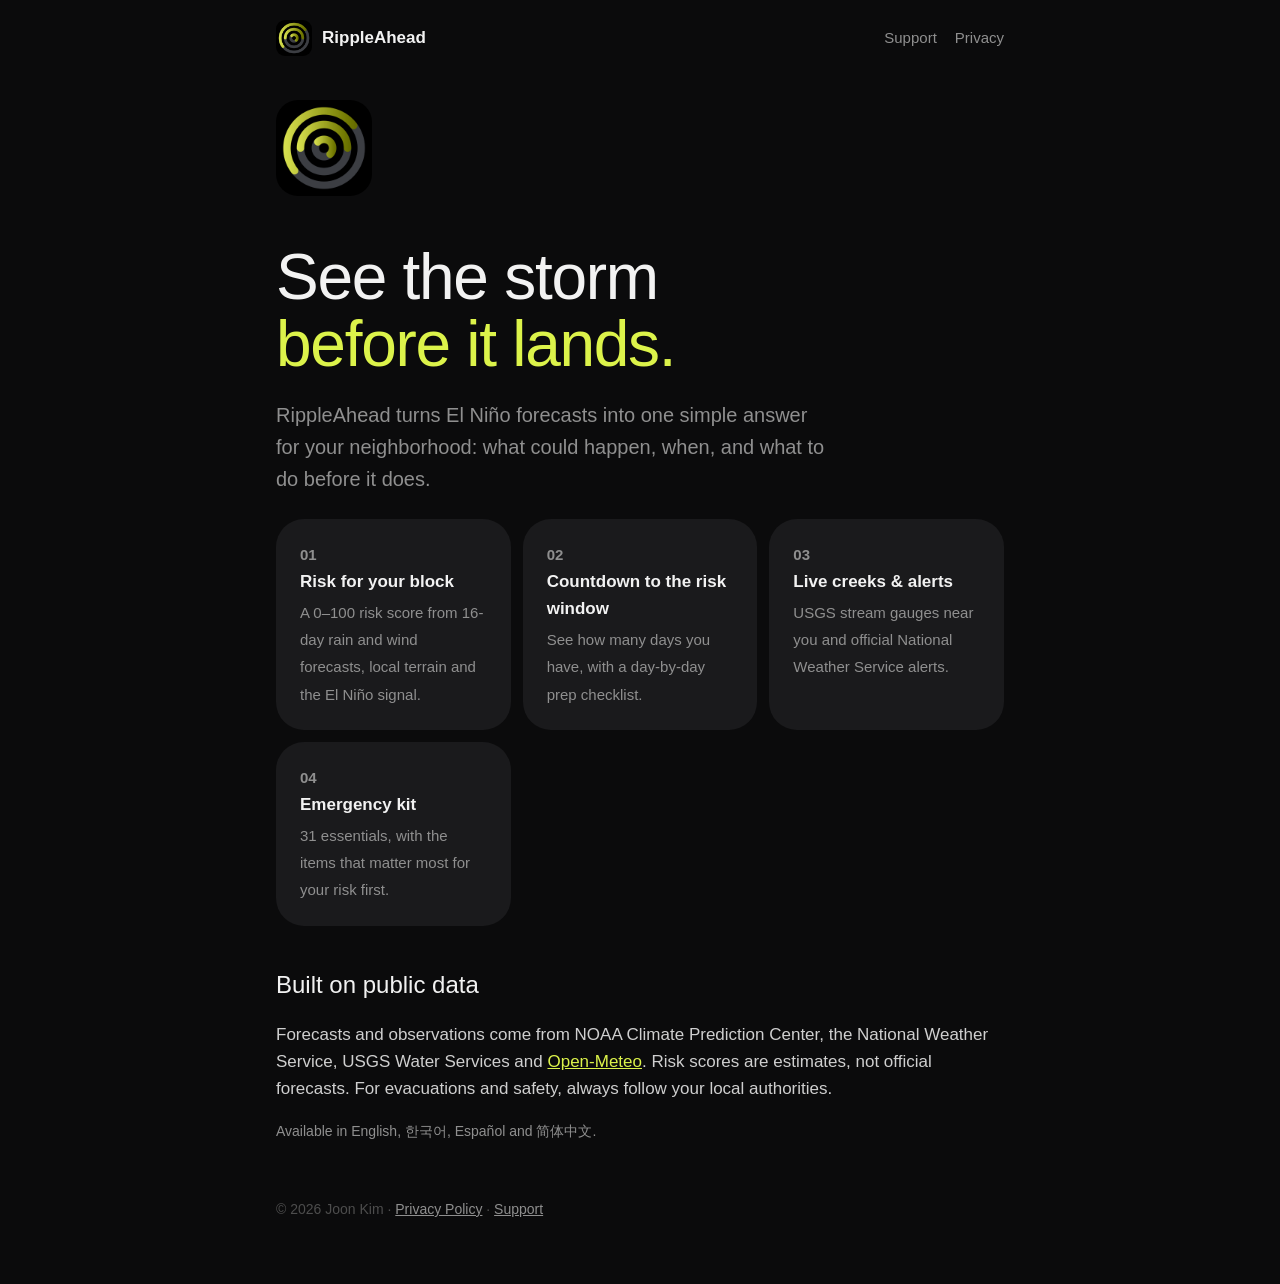
<file: index.html>
<!doctype html>
<html lang="en">
<head>
<meta charset="utf-8">
<meta name="viewport" content="width=device-width, initial-scale=1">
<title>RippleAhead — El Niño risk where you live</title>
<meta name="description" content="RippleAhead shows El Niño rain, flood and wind risk for your neighborhood, when it's coming, and how to get ready.">
<link rel="icon" href="icon.png">
<link rel="stylesheet" href="style.css">
</head>
<body>
<div class="wrap">
  <header class="top">
    <a class="brand" href="./"><img src="icon.png" alt="">RippleAhead</a>
    <nav><a href="support.html">Support</a><a href="privacy.html">Privacy</a></nav>
  </header>

  <img class="hero-icon" src="icon.png" alt="RippleAhead app icon">
  <h1>See the storm<br><em>before it lands.</em></h1>
  <p class="lead">RippleAhead turns El Niño forecasts into one simple answer for your neighborhood: what could happen, when, and what to do before it does.</p>

  <div class="grid">
    <div class="card"><span class="num">01</span><b>Risk for your block</b><span>A 0–100 risk score from 16-day rain and wind forecasts, local terrain and the El Niño signal.</span></div>
    <div class="card"><span class="num">02</span><b>Countdown to the risk window</b><span>See how many days you have, with a day-by-day prep checklist.</span></div>
    <div class="card"><span class="num">03</span><b>Live creeks &amp; alerts</b><span>USGS stream gauges near you and official National Weather Service alerts.</span></div>
    <div class="card"><span class="num">04</span><b>Emergency kit</b><span>31 essentials, with the items that matter most for your risk first.</span></div>
  </div>

  <h2>Built on public data</h2>
  <p>Forecasts and observations come from NOAA Climate Prediction Center, the National Weather Service, USGS Water Services and <a href="https://open-meteo.com/">Open-Meteo</a>. Risk scores are estimates, not official forecasts. For evacuations and safety, always follow your local authorities.</p>

  <p class="note">Available in English, 한국어, Español and 简体中文.</p>

  <footer>© 2026 Joon Kim · <a href="privacy.html">Privacy Policy</a> · <a href="support.html">Support</a></footer>
</div>
</body>
</html>
</file>
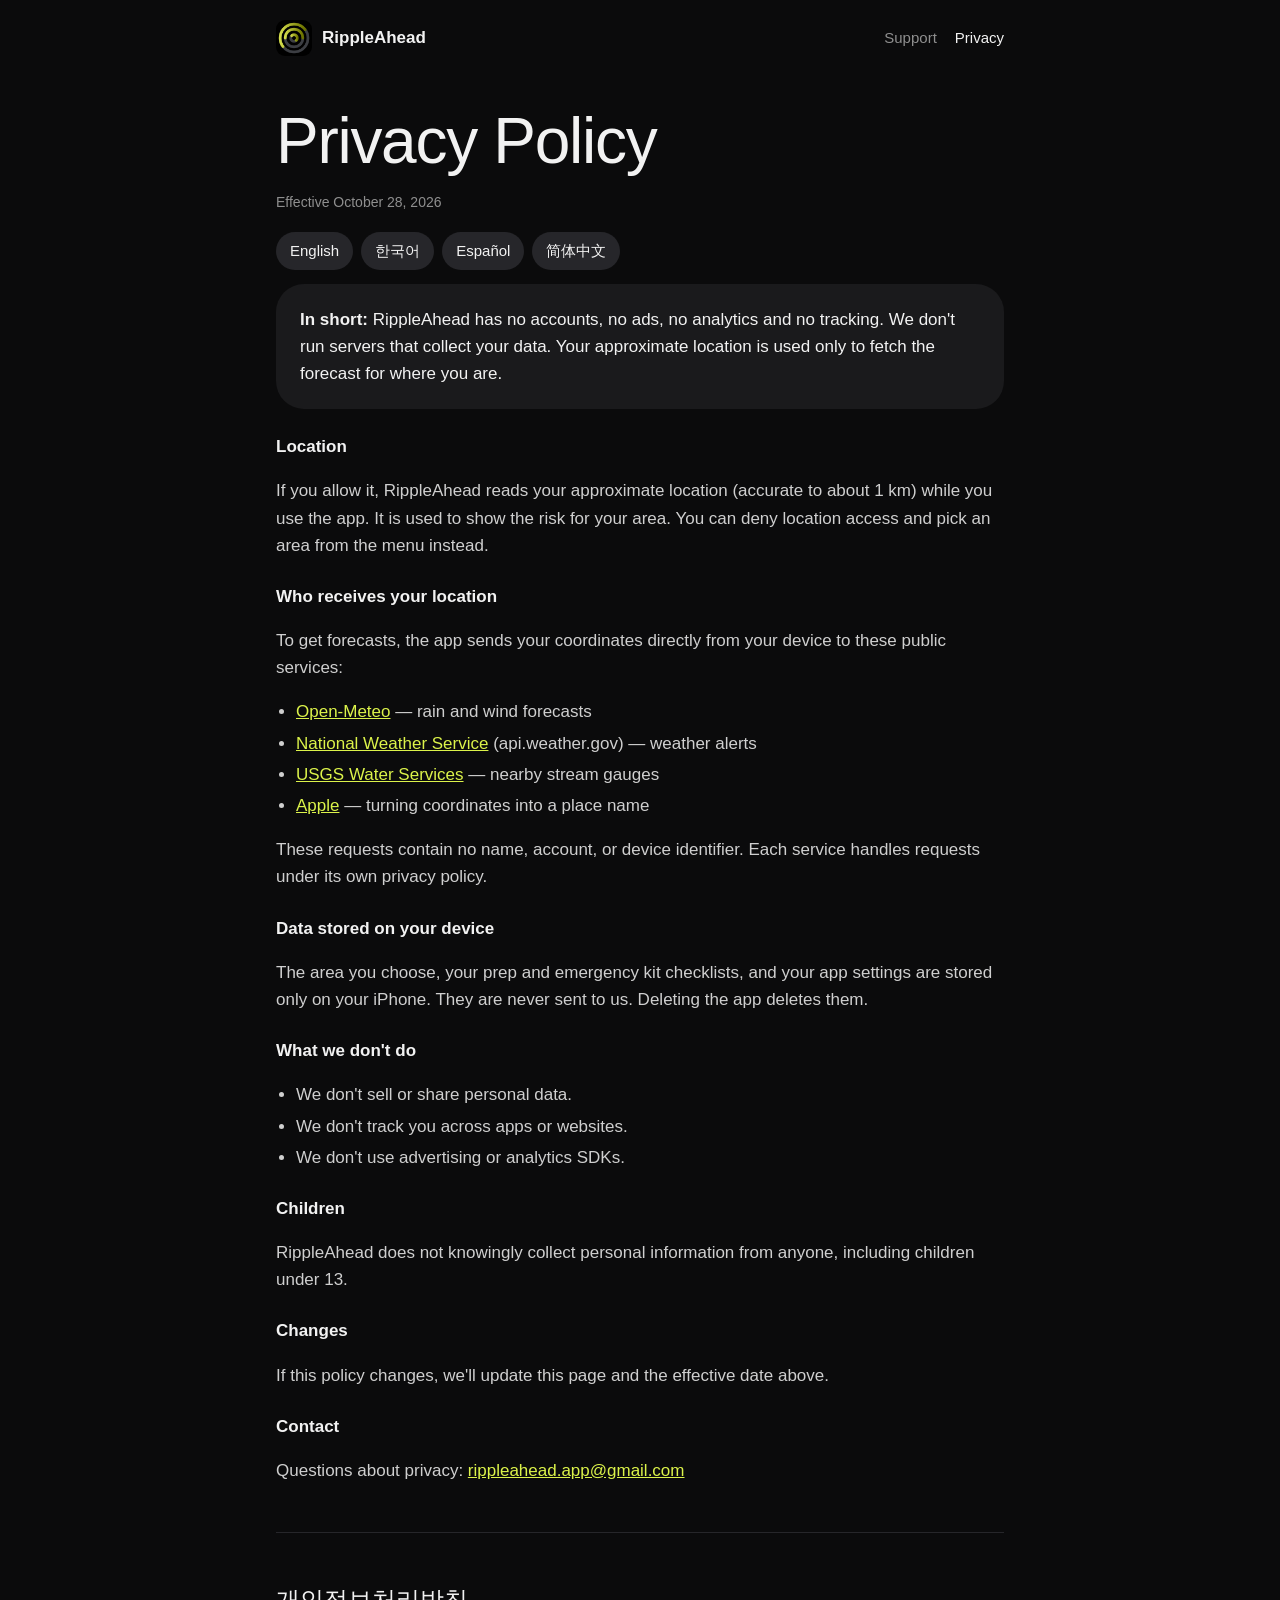
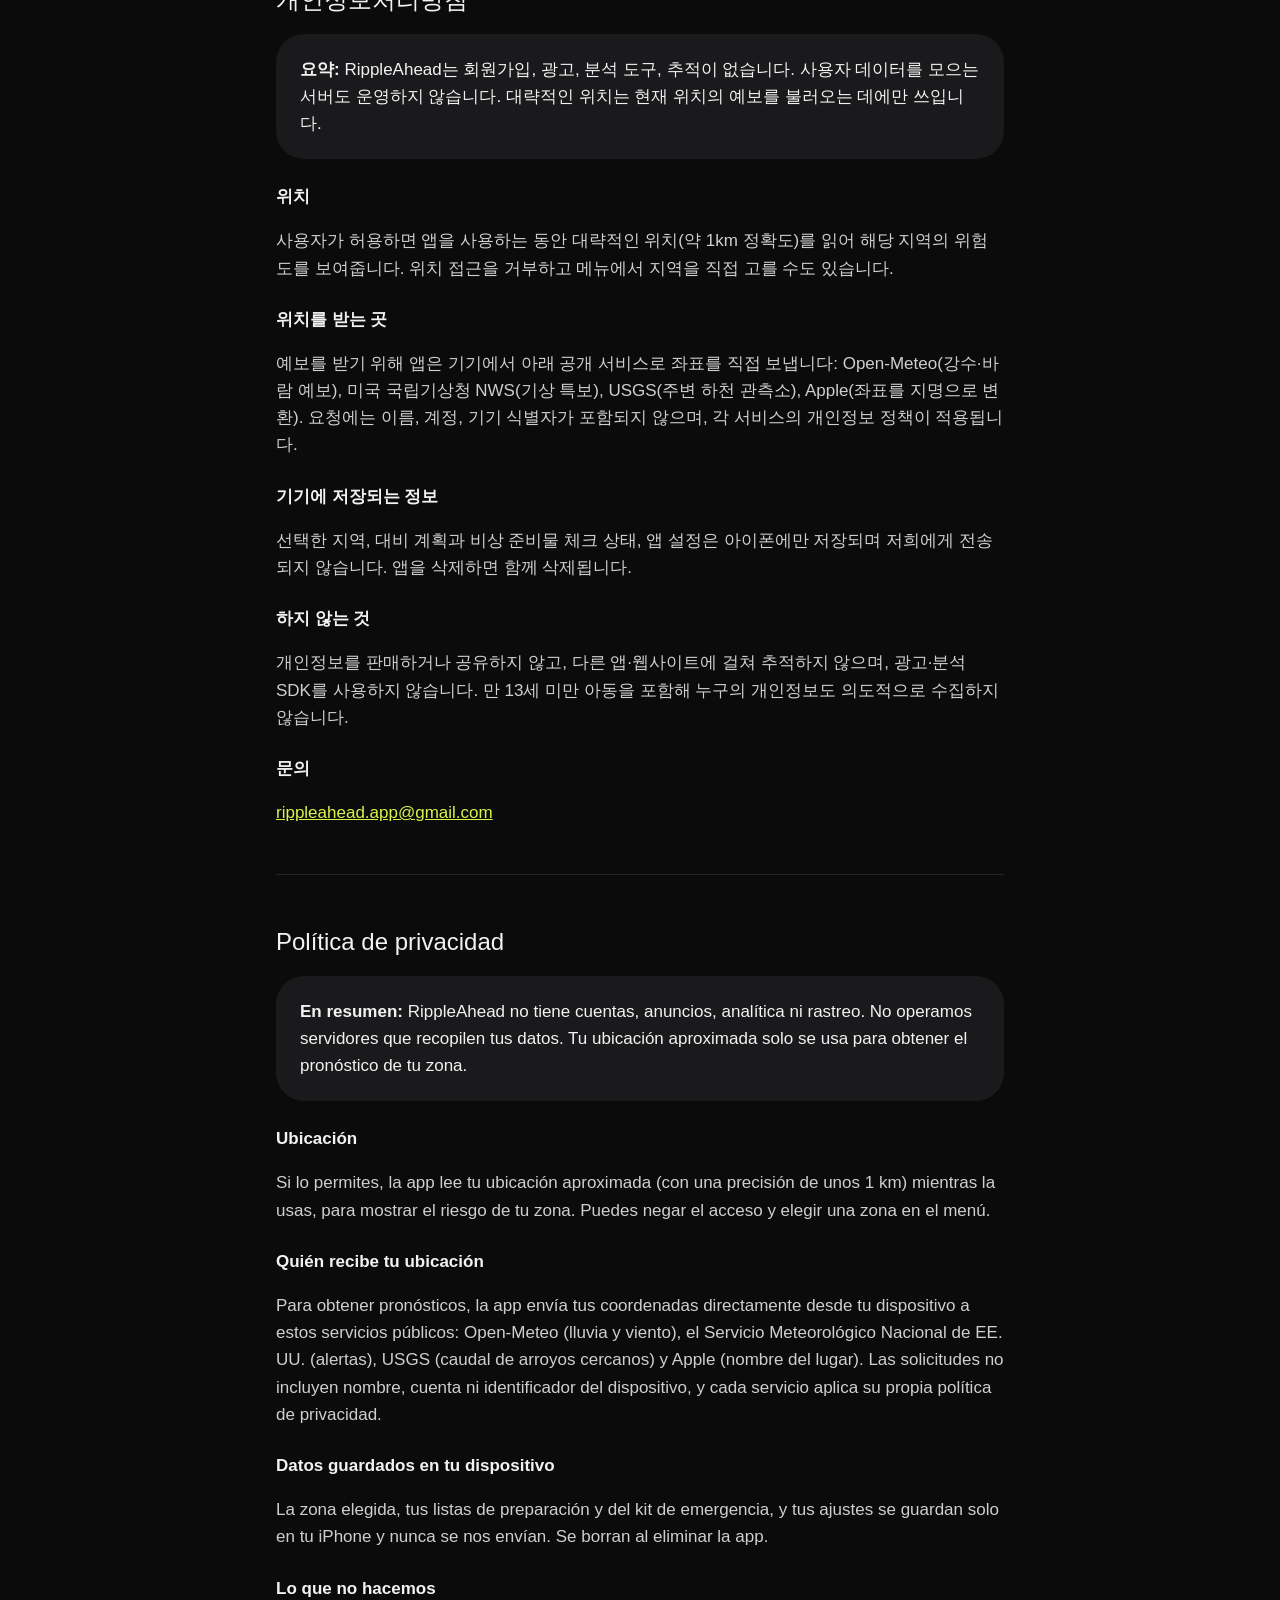
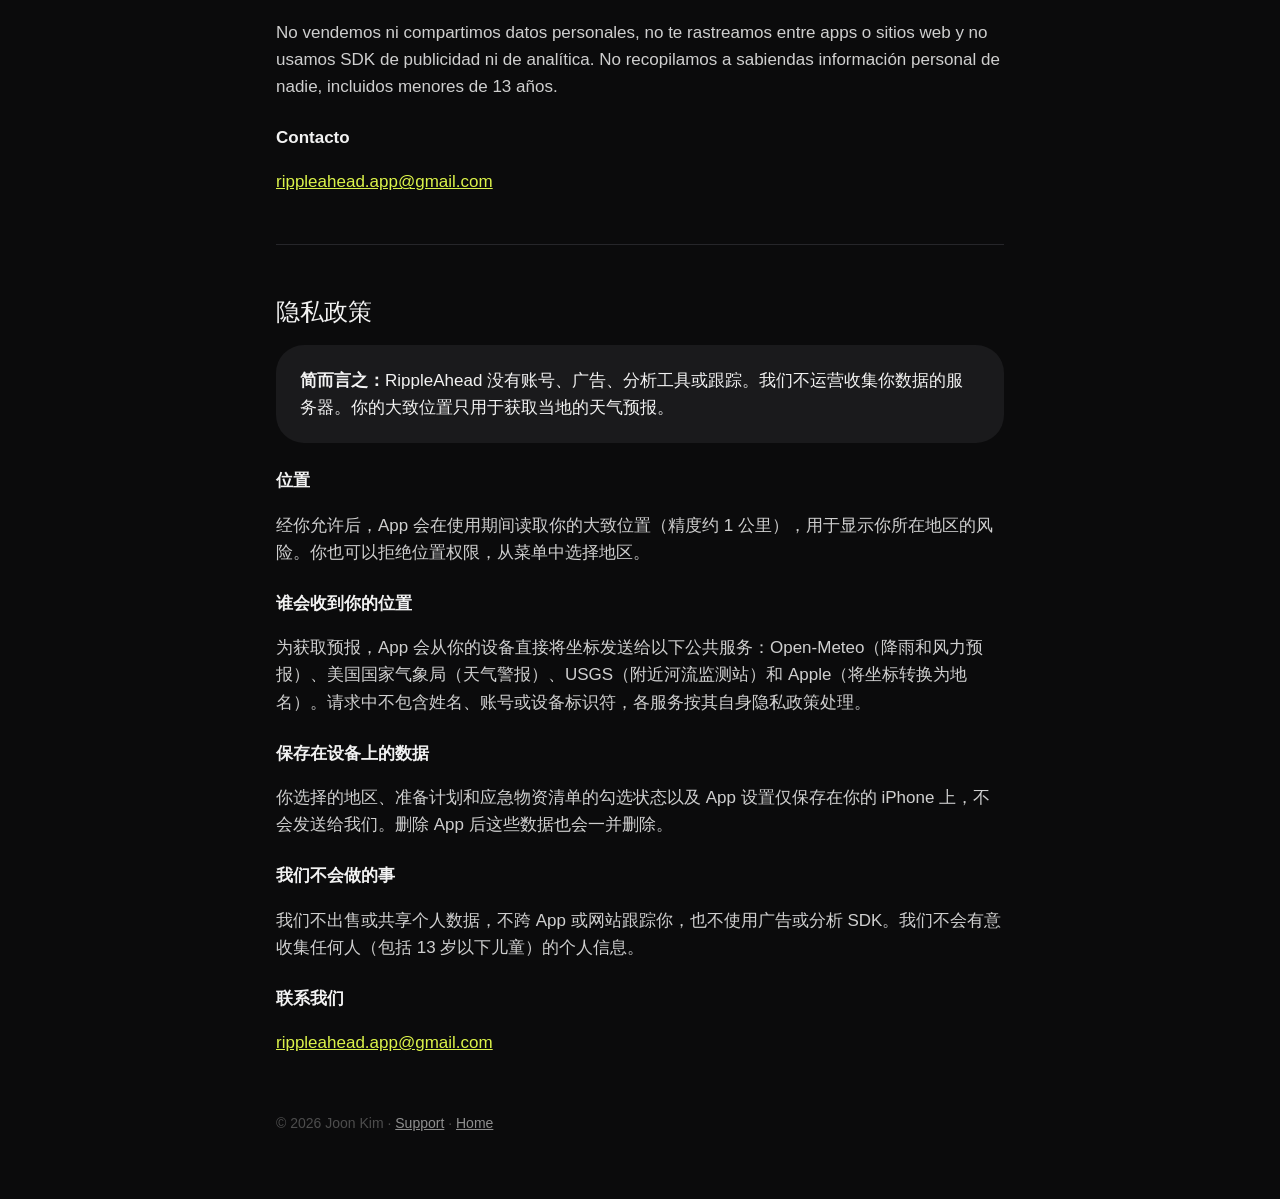
<file: privacy.html>
<!doctype html>
<html lang="en">
<head>
<meta charset="utf-8">
<meta name="viewport" content="width=device-width, initial-scale=1">
<title>RippleAhead Privacy Policy</title>
<link rel="icon" href="icon.png">
<link rel="stylesheet" href="style.css">
</head>
<body>
<div class="wrap">
  <header class="top">
    <a class="brand" href="./"><img src="icon.png" alt="">RippleAhead</a>
    <nav><a href="support.html">Support</a><a href="privacy.html" aria-current="page">Privacy</a></nav>
  </header>

  <h1>Privacy Policy</h1>
  <p class="note">Effective October 28, 2026</p>
  <div class="langs">
    <a href="#en">English</a><a href="#ko">한국어</a><a href="#es">Español</a><a href="#zh">简体中文</a>
  </div>

  <section id="en">
    <div class="card"><b>In short:</b> RippleAhead has no accounts, no ads, no analytics and no tracking. We don't run servers that collect your data. Your approximate location is used only to fetch the forecast for where you are.</div>

    <h3>Location</h3>
    <p>If you allow it, RippleAhead reads your approximate location (accurate to about 1 km) while you use the app. It is used to show the risk for your area. You can deny location access and pick an area from the menu instead.</p>

    <h3>Who receives your location</h3>
    <p>To get forecasts, the app sends your coordinates directly from your device to these public services:</p>
    <ul>
      <li><a href="https://open-meteo.com/en/terms">Open-Meteo</a> — rain and wind forecasts</li>
      <li><a href="https://www.weather.gov/privacy">National Weather Service</a> (api.weather.gov) — weather alerts</li>
      <li><a href="https://www.usgs.gov/privacy-policies">USGS Water Services</a> — nearby stream gauges</li>
      <li><a href="https://www.apple.com/legal/privacy/">Apple</a> — turning coordinates into a place name</li>
    </ul>
    <p>These requests contain no name, account, or device identifier. Each service handles requests under its own privacy policy.</p>

    <h3>Data stored on your device</h3>
    <p>The area you choose, your prep and emergency kit checklists, and your app settings are stored only on your iPhone. They are never sent to us. Deleting the app deletes them.</p>

    <h3>What we don't do</h3>
    <ul>
      <li>We don't sell or share personal data.</li>
      <li>We don't track you across apps or websites.</li>
      <li>We don't use advertising or analytics SDKs.</li>
    </ul>

    <h3>Children</h3>
    <p>RippleAhead does not knowingly collect personal information from anyone, including children under 13.</p>

    <h3>Changes</h3>
    <p>If this policy changes, we'll update this page and the effective date above.</p>

    <h3>Contact</h3>
    <p>Questions about privacy: <a href="mailto:rippleahead.app@gmail.com">rippleahead.app@gmail.com</a></p>
  </section>

  <section class="lang" id="ko" lang="ko">
    <h2>개인정보처리방침</h2>
    <div class="card"><b>요약:</b> RippleAhead는 회원가입, 광고, 분석 도구, 추적이 없습니다. 사용자 데이터를 모으는 서버도 운영하지 않습니다. 대략적인 위치는 현재 위치의 예보를 불러오는 데에만 쓰입니다.</div>
    <h3>위치</h3>
    <p>사용자가 허용하면 앱을 사용하는 동안 대략적인 위치(약 1km 정확도)를 읽어 해당 지역의 위험도를 보여줍니다. 위치 접근을 거부하고 메뉴에서 지역을 직접 고를 수도 있습니다.</p>
    <h3>위치를 받는 곳</h3>
    <p>예보를 받기 위해 앱은 기기에서 아래 공개 서비스로 좌표를 직접 보냅니다: Open-Meteo(강수·바람 예보), 미국 국립기상청 NWS(기상 특보), USGS(주변 하천 관측소), Apple(좌표를 지명으로 변환). 요청에는 이름, 계정, 기기 식별자가 포함되지 않으며, 각 서비스의 개인정보 정책이 적용됩니다.</p>
    <h3>기기에 저장되는 정보</h3>
    <p>선택한 지역, 대비 계획과 비상 준비물 체크 상태, 앱 설정은 아이폰에만 저장되며 저희에게 전송되지 않습니다. 앱을 삭제하면 함께 삭제됩니다.</p>
    <h3>하지 않는 것</h3>
    <p>개인정보를 판매하거나 공유하지 않고, 다른 앱·웹사이트에 걸쳐 추적하지 않으며, 광고·분석 SDK를 사용하지 않습니다. 만 13세 미만 아동을 포함해 누구의 개인정보도 의도적으로 수집하지 않습니다.</p>
    <h3>문의</h3>
    <p><a href="mailto:rippleahead.app@gmail.com">rippleahead.app@gmail.com</a></p>
  </section>

  <section class="lang" id="es" lang="es">
    <h2>Política de privacidad</h2>
    <div class="card"><b>En resumen:</b> RippleAhead no tiene cuentas, anuncios, analítica ni rastreo. No operamos servidores que recopilen tus datos. Tu ubicación aproximada solo se usa para obtener el pronóstico de tu zona.</div>
    <h3>Ubicación</h3>
    <p>Si lo permites, la app lee tu ubicación aproximada (con una precisión de unos 1 km) mientras la usas, para mostrar el riesgo de tu zona. Puedes negar el acceso y elegir una zona en el menú.</p>
    <h3>Quién recibe tu ubicación</h3>
    <p>Para obtener pronósticos, la app envía tus coordenadas directamente desde tu dispositivo a estos servicios públicos: Open-Meteo (lluvia y viento), el Servicio Meteorológico Nacional de EE. UU. (alertas), USGS (caudal de arroyos cercanos) y Apple (nombre del lugar). Las solicitudes no incluyen nombre, cuenta ni identificador del dispositivo, y cada servicio aplica su propia política de privacidad.</p>
    <h3>Datos guardados en tu dispositivo</h3>
    <p>La zona elegida, tus listas de preparación y del kit de emergencia, y tus ajustes se guardan solo en tu iPhone y nunca se nos envían. Se borran al eliminar la app.</p>
    <h3>Lo que no hacemos</h3>
    <p>No vendemos ni compartimos datos personales, no te rastreamos entre apps o sitios web y no usamos SDK de publicidad ni de analítica. No recopilamos a sabiendas información personal de nadie, incluidos menores de 13 años.</p>
    <h3>Contacto</h3>
    <p><a href="mailto:rippleahead.app@gmail.com">rippleahead.app@gmail.com</a></p>
  </section>

  <section class="lang" id="zh" lang="zh-Hans">
    <h2>隐私政策</h2>
    <div class="card"><b>简而言之：</b>RippleAhead 没有账号、广告、分析工具或跟踪。我们不运营收集你数据的服务器。你的大致位置只用于获取当地的天气预报。</div>
    <h3>位置</h3>
    <p>经你允许后，App 会在使用期间读取你的大致位置（精度约 1 公里），用于显示你所在地区的风险。你也可以拒绝位置权限，从菜单中选择地区。</p>
    <h3>谁会收到你的位置</h3>
    <p>为获取预报，App 会从你的设备直接将坐标发送给以下公共服务：Open-Meteo（降雨和风力预报）、美国国家气象局（天气警报）、USGS（附近河流监测站）和 Apple（将坐标转换为地名）。请求中不包含姓名、账号或设备标识符，各服务按其自身隐私政策处理。</p>
    <h3>保存在设备上的数据</h3>
    <p>你选择的地区、准备计划和应急物资清单的勾选状态以及 App 设置仅保存在你的 iPhone 上，不会发送给我们。删除 App 后这些数据也会一并删除。</p>
    <h3>我们不会做的事</h3>
    <p>我们不出售或共享个人数据，不跨 App 或网站跟踪你，也不使用广告或分析 SDK。我们不会有意收集任何人（包括 13 岁以下儿童）的个人信息。</p>
    <h3>联系我们</h3>
    <p><a href="mailto:rippleahead.app@gmail.com">rippleahead.app@gmail.com</a></p>
  </section>

  <footer>© 2026 Joon Kim · <a href="support.html">Support</a> · <a href="./">Home</a></footer>
</div>
</body>
</html>
</file>
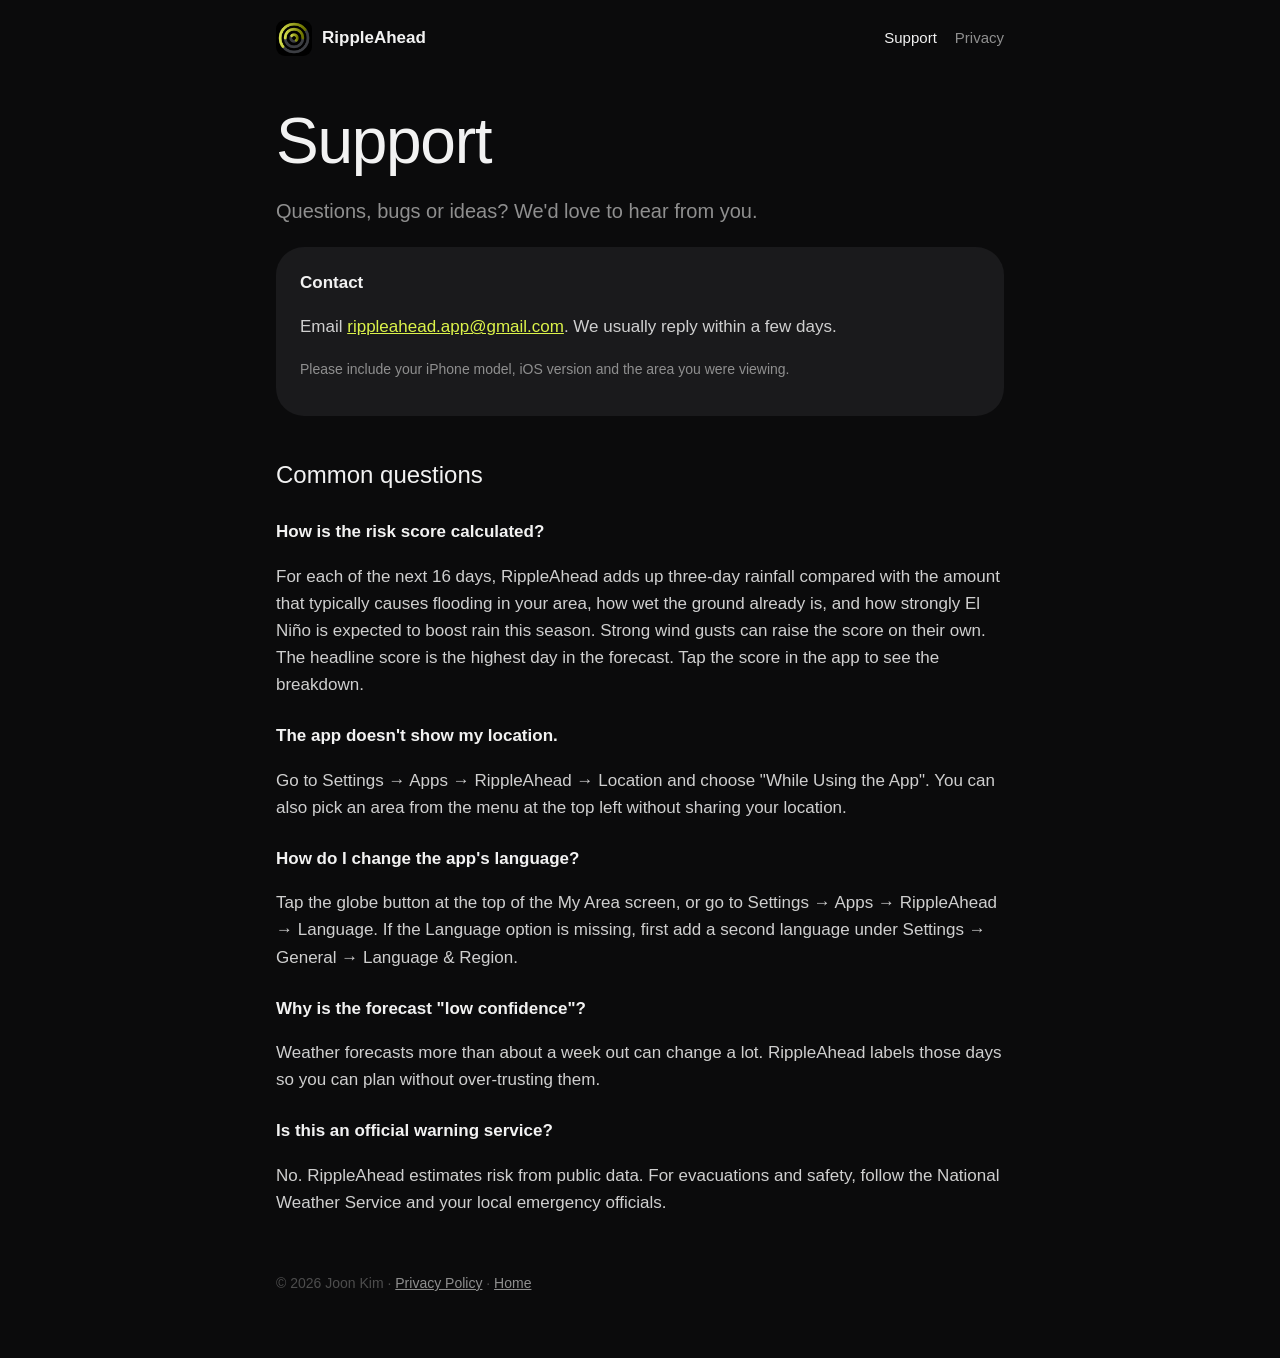
<file: support.html>
<!doctype html>
<html lang="en">
<head>
<meta charset="utf-8">
<meta name="viewport" content="width=device-width, initial-scale=1">
<title>RippleAhead Support</title>
<link rel="icon" href="icon.png">
<link rel="stylesheet" href="style.css">
</head>
<body>
<div class="wrap">
  <header class="top">
    <a class="brand" href="./"><img src="icon.png" alt="">RippleAhead</a>
    <nav><a href="support.html" aria-current="page">Support</a><a href="privacy.html">Privacy</a></nav>
  </header>

  <h1>Support</h1>
  <p class="lead">Questions, bugs or ideas? We'd love to hear from you.</p>

  <div class="card">
    <h3 style="margin-top:0">Contact</h3>
    <p>Email <a href="mailto:rippleahead.app@gmail.com">rippleahead.app@gmail.com</a>. We usually reply within a few days.</p>
    <p class="note">Please include your iPhone model, iOS version and the area you were viewing.</p>
  </div>

  <h2>Common questions</h2>

  <h3>How is the risk score calculated?</h3>
  <p>For each of the next 16 days, RippleAhead adds up three-day rainfall compared with the amount that typically causes flooding in your area, how wet the ground already is, and how strongly El Niño is expected to boost rain this season. Strong wind gusts can raise the score on their own. The headline score is the highest day in the forecast. Tap the score in the app to see the breakdown.</p>

  <h3>The app doesn't show my location.</h3>
  <p>Go to Settings → Apps → RippleAhead → Location and choose "While Using the App". You can also pick an area from the menu at the top left without sharing your location.</p>

  <h3>How do I change the app's language?</h3>
  <p>Tap the globe button at the top of the My Area screen, or go to Settings → Apps → RippleAhead → Language. If the Language option is missing, first add a second language under Settings → General → Language &amp; Region.</p>

  <h3>Why is the forecast "low confidence"?</h3>
  <p>Weather forecasts more than about a week out can change a lot. RippleAhead labels those days so you can plan without over-trusting them.</p>

  <h3>Is this an official warning service?</h3>
  <p>No. RippleAhead estimates risk from public data. For evacuations and safety, follow the National Weather Service and your local emergency officials.</p>

  <footer>© 2026 Joon Kim · <a href="privacy.html">Privacy Policy</a> · <a href="./">Home</a></footer>
</div>
</body>
</html>
</file>
<file: style.css>
:root {
  --bg: #0b0b0c;
  --card: #1a1a1c;
  --card2: #26262a;
  --accent: #dcf34a;
  --text: #f2f2f2;
  --muted: #8f8f8f;
  --faint: #4d4d4d;
}

* { box-sizing: border-box; }

body {
  margin: 0;
  background: var(--bg);
  color: var(--text);
  font: 17px/1.6 -apple-system, BlinkMacSystemFont, "SF Pro Text", "Apple SD Gothic Neo", "PingFang SC", "Segoe UI", Roboto, sans-serif;
  -webkit-font-smoothing: antialiased;
}

a { color: var(--accent); }

.wrap { max-width: 760px; margin: 0 auto; padding: 0 16px 64px; }

header.top {
  display: flex; align-items: center; justify-content: space-between;
  padding: 20px 0 12px;
}
.brand { display: flex; align-items: center; gap: 10px; color: var(--text); text-decoration: none; font-weight: 600; }
.brand img { width: 36px; height: 36px; border-radius: 9px; }
nav a { color: var(--muted); text-decoration: none; margin-left: 18px; font-size: 15px; }
nav a:hover, nav a[aria-current] { color: var(--text); }

h1 { font-weight: 300; font-size: clamp(40px, 9vw, 64px); line-height: 1.05; margin: 40px 0 16px; letter-spacing: -0.02em; }
h1 em { font-style: normal; color: var(--accent); }
h2 { font-weight: 400; font-size: 24px; margin: 40px 0 10px; }
h3 { font-weight: 600; font-size: 17px; margin: 24px 0 6px; }
p, li { color: #cfcfcf; }
.lead { font-size: 20px; color: var(--muted); max-width: 560px; }

.card {
  background: var(--card); border-radius: 28px; padding: 22px 24px; margin: 14px 0;
}
.grid { display: grid; grid-template-columns: repeat(auto-fit, minmax(210px, 1fr)); gap: 12px; margin-top: 24px; }
.grid .card { margin: 0; }
.grid .card b { display: block; color: var(--text); margin-bottom: 4px; }
.grid .card span { color: var(--muted); font-size: 15px; }
.num { color: var(--accent); font-variant-numeric: tabular-nums; font-weight: 600; font-size: 14px; }

.btn {
  display: inline-flex; align-items: center; gap: 8px;
  background: var(--accent); color: #000; text-decoration: none; font-weight: 600;
  padding: 14px 22px; border-radius: 999px; margin-top: 8px;
}

.hero-icon { width: 96px; height: 96px; border-radius: 22px; margin-top: 32px; }

.langs { display: flex; flex-wrap: wrap; gap: 8px; margin: 18px 0 8px; }
.langs a {
  text-decoration: none; color: var(--text); background: var(--card2);
  padding: 7px 14px; border-radius: 999px; font-size: 15px;
}

section.lang { border-top: 1px solid var(--card2); margin-top: 48px; padding-top: 8px; }

.note { color: var(--muted); font-size: 14px; }
footer { color: var(--faint); font-size: 14px; margin-top: 56px; }
footer a { color: var(--muted); }

ul { padding-left: 20px; }
li { margin: 4px 0; }
</file>
